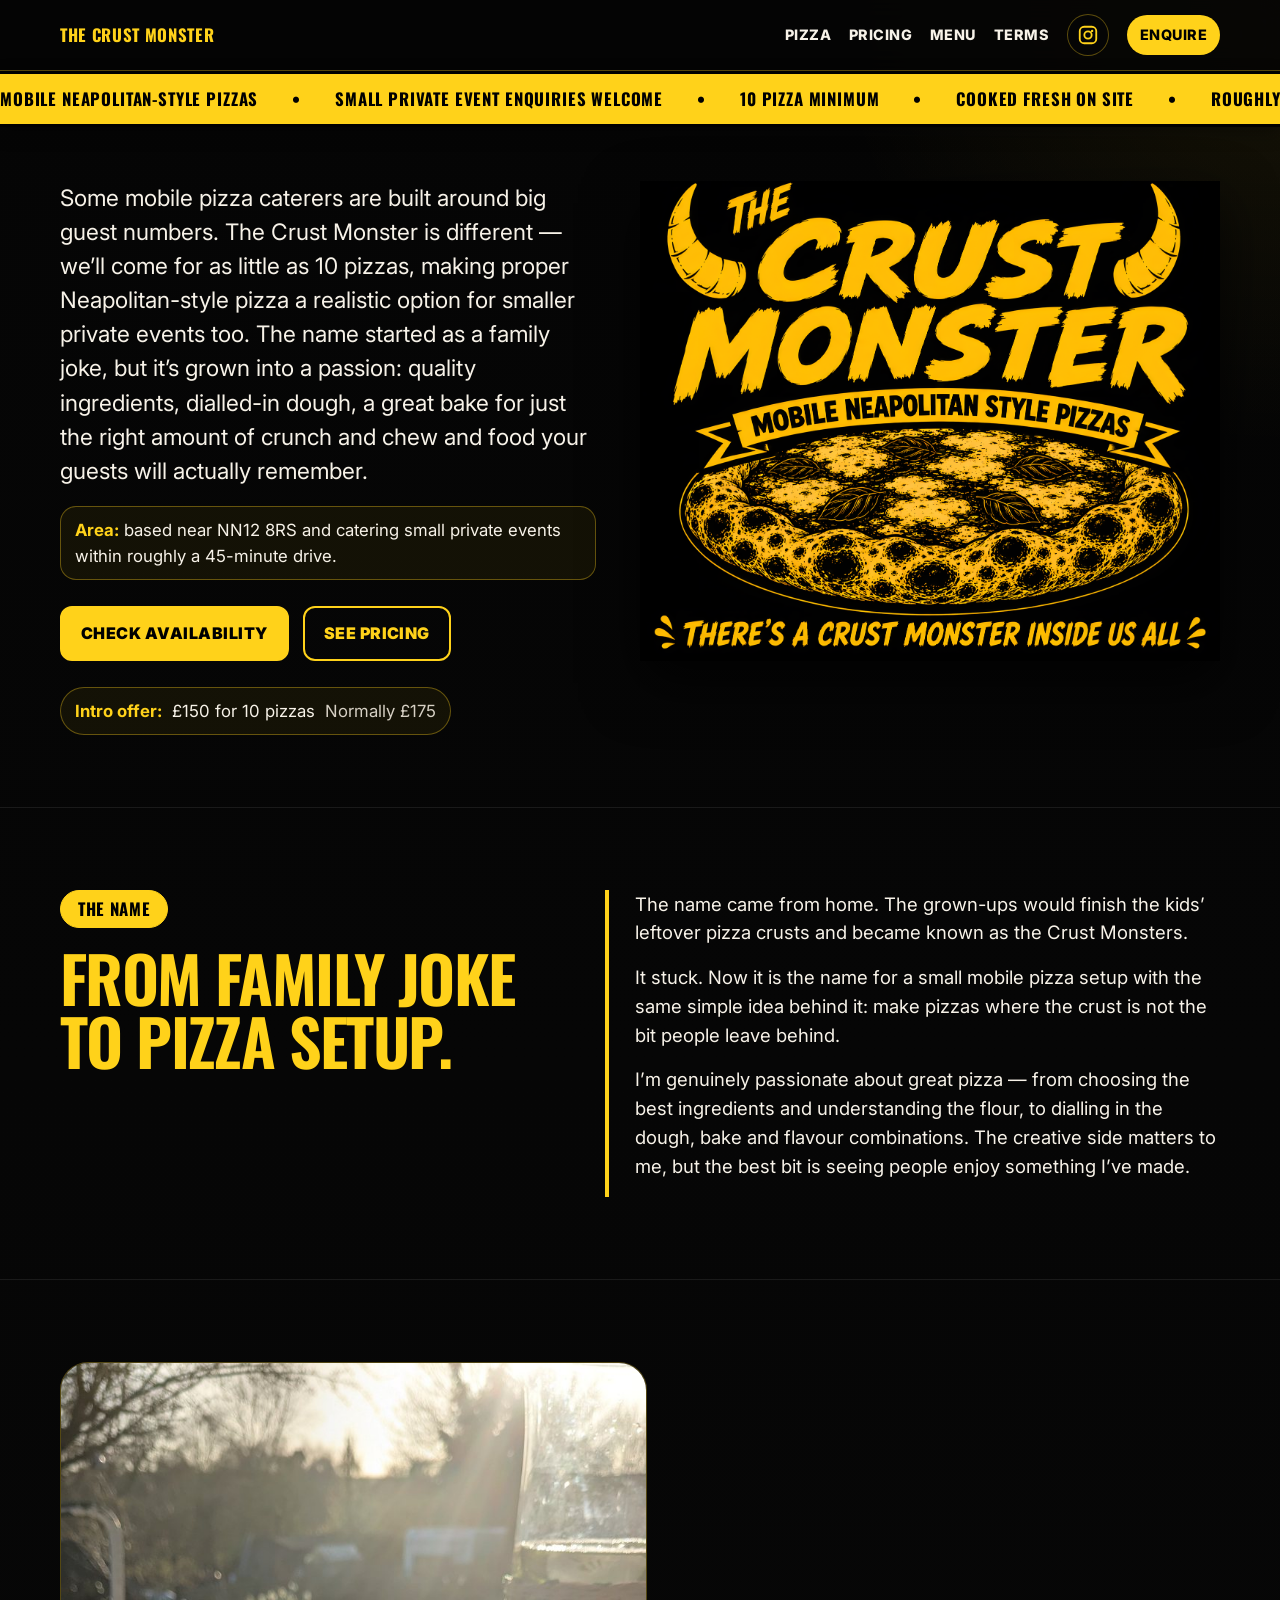
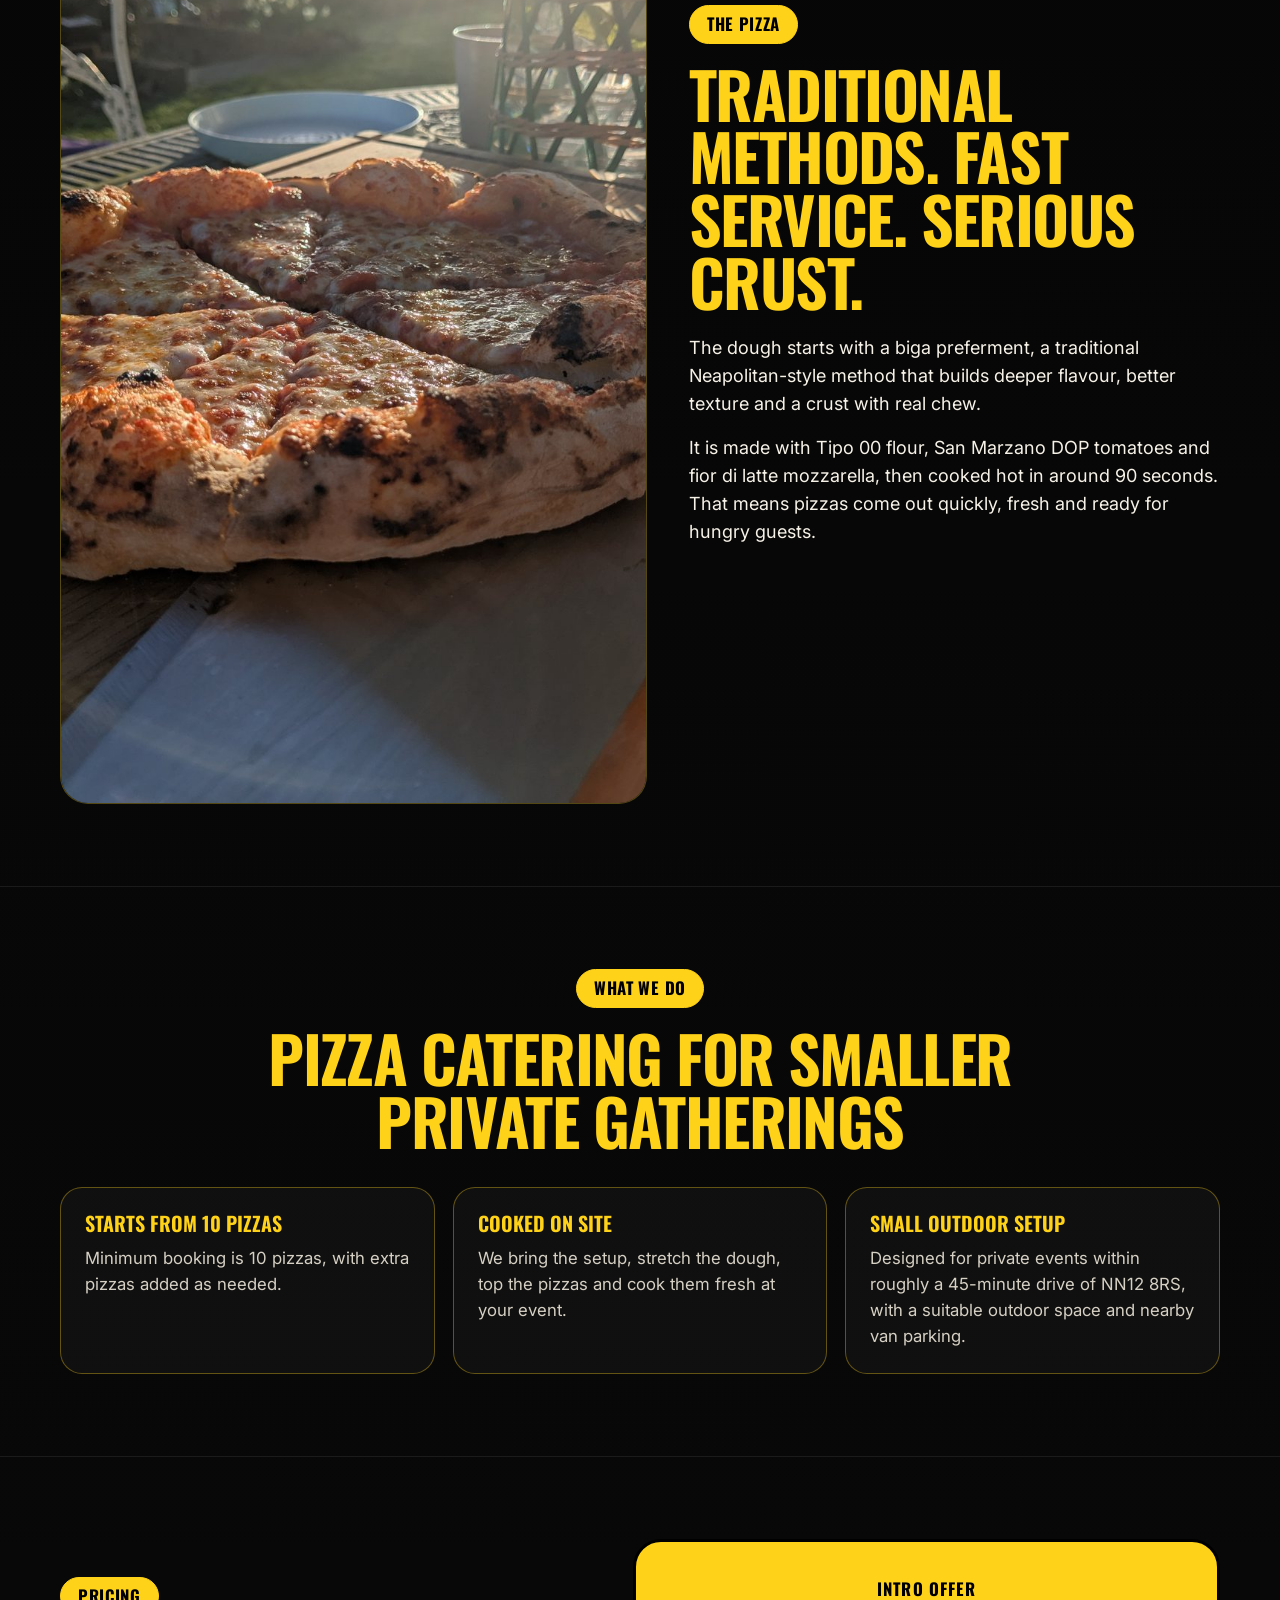
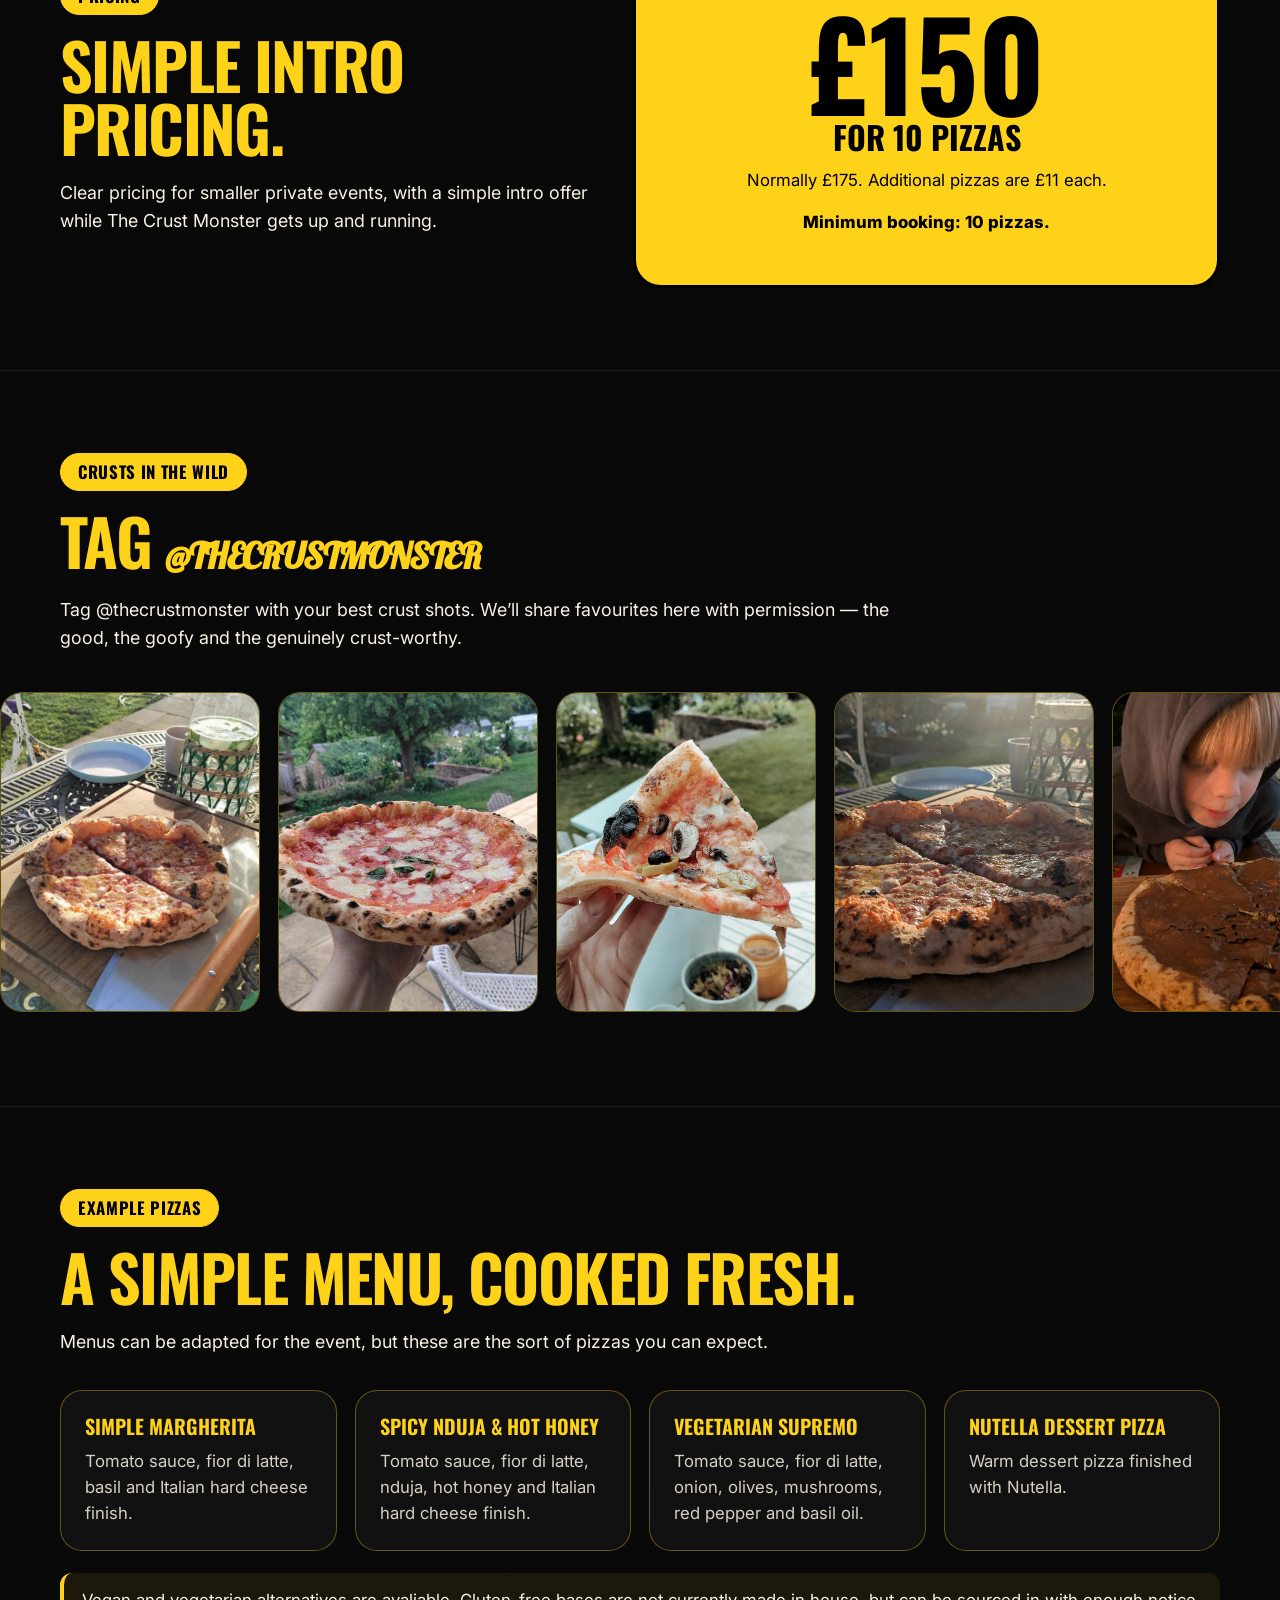
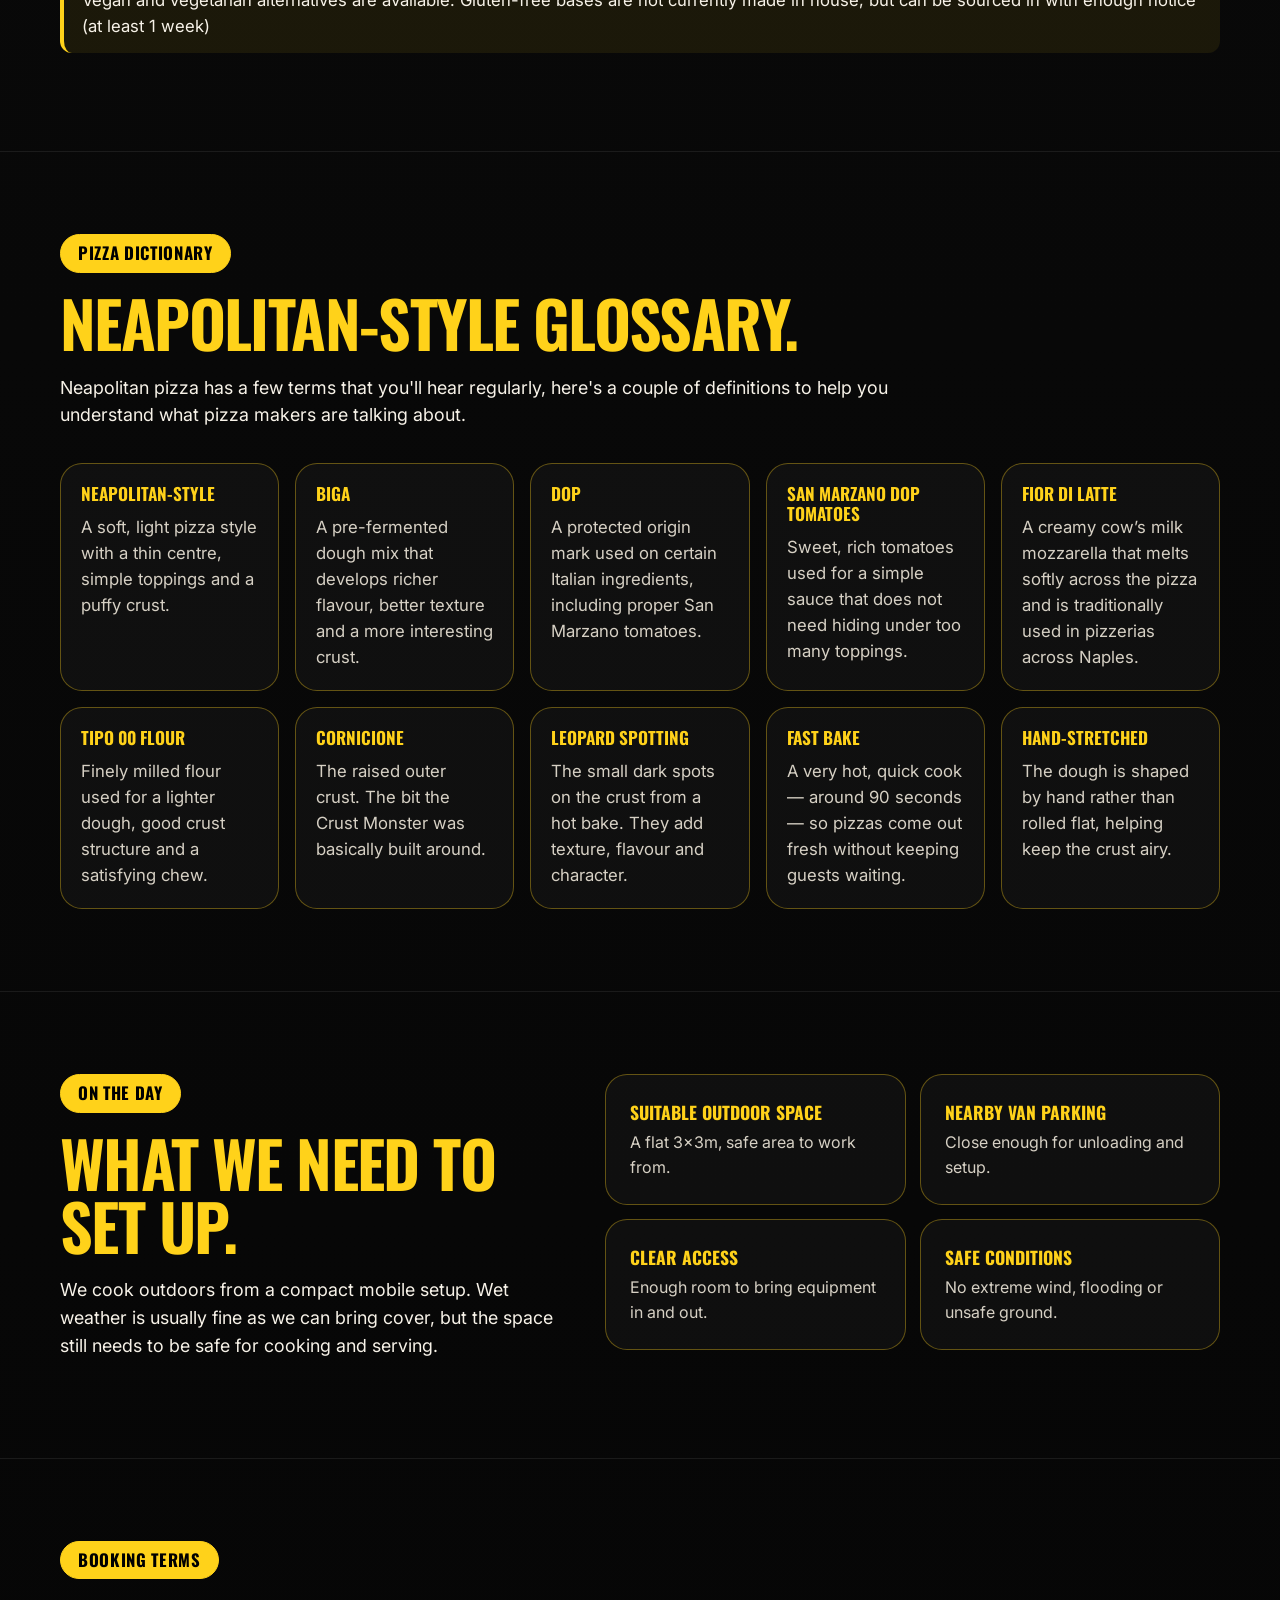
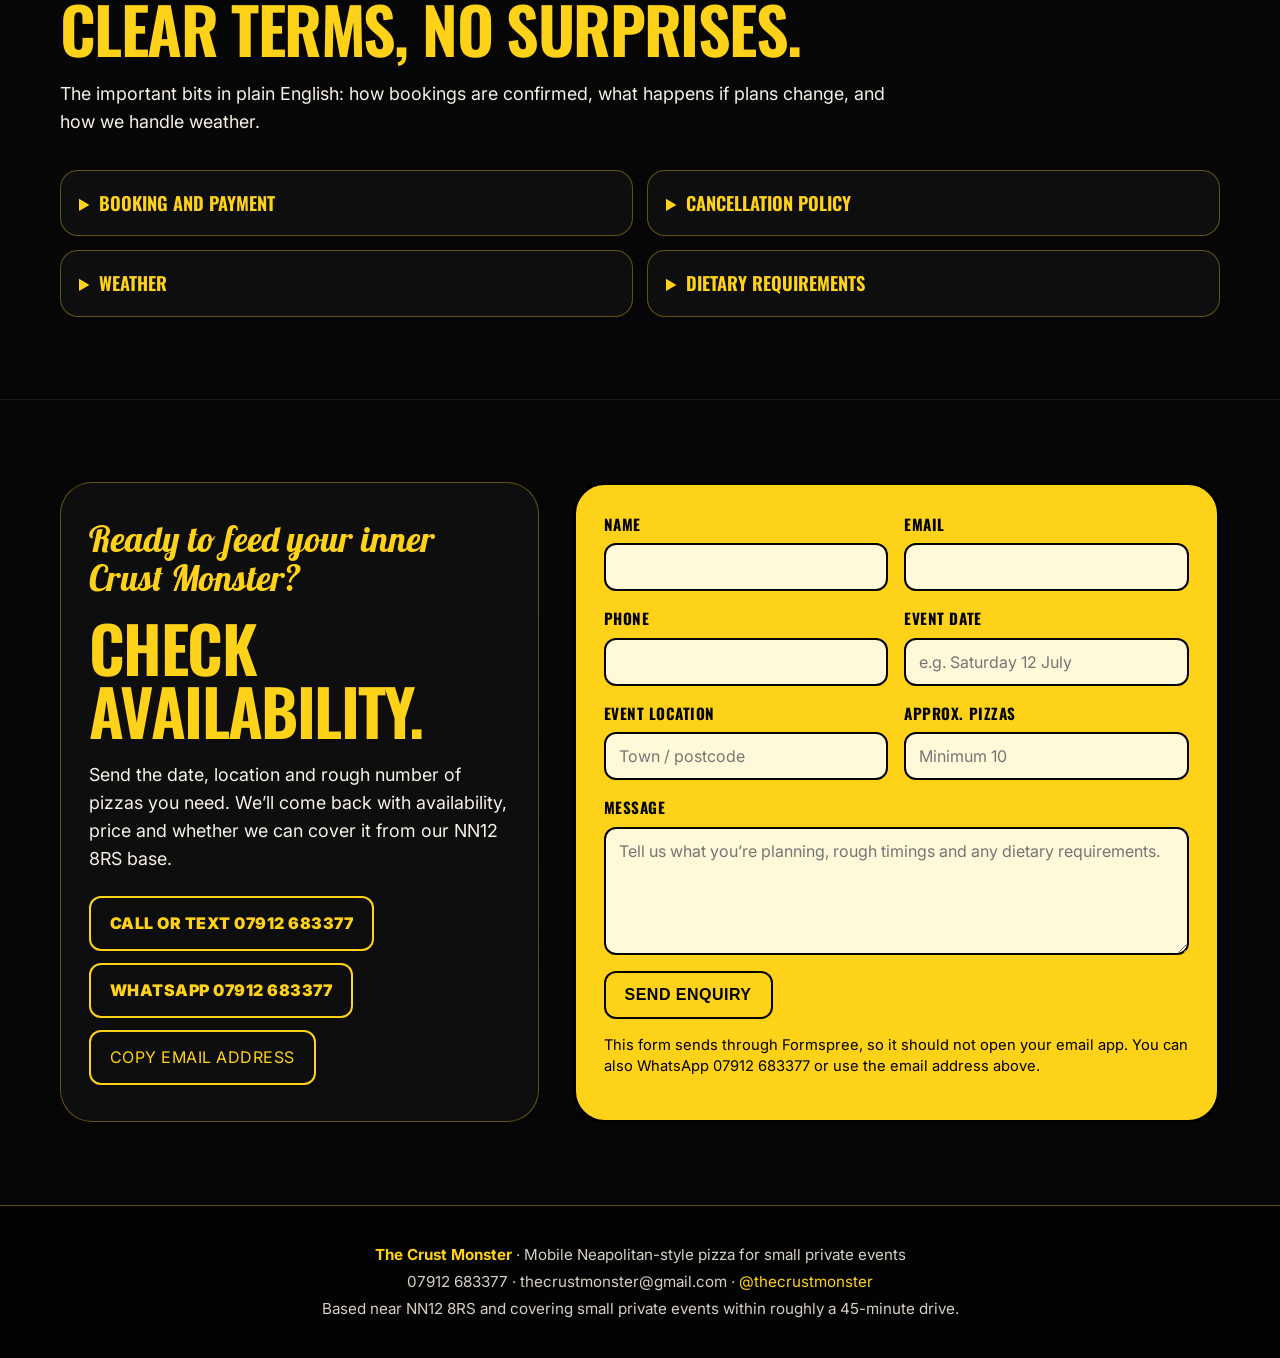
<file: index.html>
<!DOCTYPE html>

<html lang="en">
<head>
<!-- Google tag (gtag.js) -->
<script async src="https://www.googletagmanager.com/gtag/js?id=G-R62WVV5031"></script>
<script>
  window.dataLayer = window.dataLayer || [];
  function gtag(){dataLayer.push(arguments);}
  gtag('js', new Date());

  gtag('config', 'G-R62WVV5031');
</script>
<meta charset="utf-8"/>
<meta content="width=device-width, initial-scale=1" name="viewport"/>
<title>The Crust Monster | Mobile Neapolitan-Style Pizza Catering Near NN12</title>
<meta content="Mobile Neapolitan-style pizza catering for small private events within roughly a 45-minute drive of NN12 8RS. £150 intro offer for 10 pizzas, cooked fresh on site." name="description"/>
<link href="https://www.thecrustmonster.co.uk/" rel="canonical"/>
<meta content="The Crust Monster | Mobile Neapolitan-Style Pizza Catering Near NN12" property="og:title"/>
<meta content="Freshly cooked Neapolitan-style pizzas for small private events near NN12 8RS. Intro offer: £150 for 10 pizzas." property="og:description"/>
<meta content="website" property="og:type"/>
<meta content="https://www.thecrustmonster.co.uk/assets/logo/crust-monster-logo.png" property="og:image"/>
<link href="https://fonts.googleapis.com" rel="preconnect"/>
<link crossorigin="" href="https://fonts.gstatic.com" rel="preconnect"/>
<link href="https://fonts.googleapis.com/css2?family=Inter:wght@400;500;700;800&amp;family=Lobster&amp;family=Oswald:wght@500;600;700&amp;display=swap" rel="stylesheet"/>
<link href="styles.css" rel="stylesheet"/>
<meta content="index, follow, max-image-preview:large" name="robots"/><meta content="#ffd21a" name="theme-color"/><meta content="https://www.thecrustmonster.co.uk/" property="og:url"/><meta content="The Crust Monster mobile Neapolitan-style pizza catering logo" property="og:image:alt"/><meta content="summary_large_image" name="twitter:card"/><meta content="The Crust Monster | Mobile Neapolitan-Style Pizza Catering" name="twitter:title"/><meta content="Small private event pizza catering near NN12 8RS. £150 intro offer for 10 pizzas." name="twitter:description"/><meta content="https://www.thecrustmonster.co.uk/assets/logo/crust-monster-logo.png" name="twitter:image"/><script type="application/ld+json">{
  "@context": "https://schema.org",
  "@graph": [
    {
      "@type": "WebSite",
      "@id": "https://www.thecrustmonster.co.uk/#website",
      "url": "https://www.thecrustmonster.co.uk/",
      "name": "The Crust Monster",
      "description": "Mobile Neapolitan-style pizza catering for small private events near NN12 8RS.",
      "inLanguage": "en-GB"
    },
    {
      "@type": [
        "FoodEstablishment",
        "LocalBusiness"
      ],
      "@id": "https://www.thecrustmonster.co.uk/#business",
      "name": "The Crust Monster",
      "url": "https://www.thecrustmonster.co.uk/",
      "image": "https://www.thecrustmonster.co.uk/assets/logo/crust-monster-logo.png",
      "logo": "https://www.thecrustmonster.co.uk/assets/logo/crust-monster-logo.png",
      "description": "Mobile Neapolitan-style pizza catering for small private events, cooked fresh on site within roughly a 45-minute drive of NN12 8RS.",
      "telephone": "+447912683377",
      "email": "thecrustmonster@gmail.com",
      "sameAs": [
        "https://www.instagram.com/thecrustmonster/"
      ],
      "priceRange": "£150 intro offer for 10 pizzas; normally £175; additional pizzas £11 each",
      "servesCuisine": [
        "Neapolitan-style pizza",
        "Pizza"
      ],
      "areaServed": [
        {
          "@type": "Place",
          "name": "NN12 8RS and surrounding areas within roughly a 45-minute drive"
        }
      ],
      "makesOffer": [
        {
          "@type": "Offer",
          "name": "Intro offer: 10 pizzas",
          "price": "150",
          "priceCurrency": "GBP",
          "description": "Intro offer for 10 freshly cooked Neapolitan-style pizzas for small private events."
        },
        {
          "@type": "Offer",
          "name": "Additional pizza",
          "price": "11",
          "priceCurrency": "GBP",
          "description": "Additional pizzas after the 10 pizza minimum."
        }
      ],
      "contactPoint": {
        "@type": "ContactPoint",
        "telephone": "+447912683377",
        "contactType": "booking enquiries",
        "email": "thecrustmonster@gmail.com",
        "areaServed": "GB",
        "availableLanguage": "en-GB"
      }
    },
    {
      "@type": "FAQPage",
      "@id": "https://www.thecrustmonster.co.uk/#faq",
      "mainEntity": [
        {
          "@type": "Question",
          "name": "What is the minimum booking?",
          "acceptedAnswer": {
            "@type": "Answer",
            "text": "The minimum booking is 10 pizzas."
          }
        },
        {
          "@type": "Question",
          "name": "Where does The Crust Monster cater?",
          "acceptedAnswer": {
            "@type": "Answer",
            "text": "The Crust Monster is based near NN12 8RS and caters small private events within roughly a 45-minute drive."
          }
        },
        {
          "@type": "Question",
          "name": "What is the intro offer?",
          "acceptedAnswer": {
            "@type": "Answer",
            "text": "The intro offer is £150 for 10 pizzas. The usual price is £175 for 10 pizzas, with additional pizzas at £11 each."
          }
        },
        {
          "@type": "Question",
          "name": "Do you cater in wet weather?",
          "acceptedAnswer": {
            "@type": "Answer",
            "text": "Wet weather is not normally a problem. Cover can be brought, provided there is a safe outdoor space to set up and cook."
          }
        }
      ]
    }
  ]
}</script></head>
<body>
<a class="skip-link" href="#main">Skip to content</a>
<header class="site-header">
<div class="wrap nav">
<a aria-label="The Crust Monster homepage" class="brand" href="#top">The Crust Monster</a>
<nav aria-label="Main navigation">
<a href="#pizza">Pizza</a>
<a href="#pricing">Pricing</a>
<a href="#menu">Menu</a>
<a href="#terms">Terms</a>
<a class="nav-icon instagram-nav" href="https://www.instagram.com/thecrustmonster/" aria-label="Instagram @thecrustmonster" title="Instagram @thecrustmonster" target="_blank" rel="noopener">
<svg viewBox="0 0 24 24" aria-hidden="true" focusable="false"><path d="M7.75 2h8.5A5.76 5.76 0 0 1 22 7.75v8.5A5.76 5.76 0 0 1 16.25 22h-8.5A5.76 5.76 0 0 1 2 16.25v-8.5A5.76 5.76 0 0 1 7.75 2Zm0 2A3.75 3.75 0 0 0 4 7.75v8.5A3.75 3.75 0 0 0 7.75 20h8.5A3.75 3.75 0 0 0 20 16.25v-8.5A3.75 3.75 0 0 0 16.25 4h-8.5Zm8.75 2.2a1.3 1.3 0 1 1 0 2.6 1.3 1.3 0 0 1 0-2.6ZM12 7a5 5 0 1 1 0 10 5 5 0 0 1 0-10Zm0 2a3 3 0 1 0 0 6 3 3 0 0 0 0-6Z"/></svg>
</a>
<a class="nav-cta" href="#enquiry">Enquire</a>
</nav>
</div>
</header><section aria-label="Service highlights" class="ticker">
<div class="ticker-track">
<span>Mobile Neapolitan-style pizzas</span>
<span>Small private event enquiries welcome</span>
<span>10 pizza minimum</span>
<span>Cooked fresh on site</span>
<span>Roughly 45-minute service area from Towcester, Northants</span>
<span>Tag @thecrustmonster</span>
<span>There’s a Crust Monster inside us all</span>
<span>Mobile Neapolitan-style pizzas</span>
<span>Small private event enquiries welcome</span>
<span>10 pizza minimum</span>
<span>Cooked fresh on site</span>
<span>Roughly 45-minute service area from Towcester, Northants</span>
<span>Tag @thecrustmonster</span>
<span>There’s a Crust Monster inside us all</span>
</div>
</section>
<main id="main">
<section class="hero" id="top">
<div class="wrap hero-grid">
<div class="hero-copy">

<h1 class="visually-hidden">The Crust Monster mobile Neapolitan-style pizza catering for small private events</h1>
<p class="hero-lead">Some mobile pizza caterers are built around big guest numbers. The Crust Monster is different — we’ll come for as little as 10 pizzas, making proper Neapolitan-style pizza a realistic option for smaller private events too. The name started as a family joke, but it’s grown into a passion: quality ingredients, dialled-in dough, a great bake for just the right amount of crunch and chew and food your guests will actually remember.</p>
<p class="area-flag"><strong>Area:</strong> based near NN12 8RS and catering small private events within roughly a 45-minute drive.</p>
<div class="hero-actions">
<a class="button" href="#enquiry">Check availability</a>
<a class="button secondary" href="#pricing">See pricing</a>
</div>
<p class="price-flag"><strong>Intro offer:</strong> £150 for 10 pizzas <span>Normally £175</span></p>
</div>
<div aria-label="The Crust Monster logo" class="hero-logo-card">
<img alt="The Crust Monster mobile Neapolitan-style pizza catering logo" decoding="async" fetchpriority="high" loading="eager" src="assets/logo/crust-monster-logo.png"/>
</div>
</div>
</section>

<section class="section story-first">
<div class="wrap two-col">
<div>
<p class="eyebrow">The name</p>
<h2>From family joke to pizza setup.</h2>
</div>
<div class="copy-block">
<p>
            The name came from home. The grown-ups would finish the kids’ leftover pizza crusts and became known as the Crust Monsters.
          </p>
<p>
            It stuck. Now it is the name for a small mobile pizza setup with the same simple idea behind it: make pizzas where the crust is not the bit people leave behind.
          </p>
<p>
            I’m genuinely passionate about great pizza — from choosing the best ingredients and understanding the flour, to dialling in the dough, bake and flavour combinations. The creative side matters to me, but the best bit is seeing people enjoy something I’ve made.
          </p>
</div>
</div>
</section>
<section class="section food-proof" id="pizza">
<div class="wrap food-grid">
<div class="photo-frame main-photo">
<img alt="Neapolitan-style pizza with puffy cornicione and melted mozzarella" decoding="async" height="1400" loading="lazy" src="assets/images/pizza-crust.jpg" width="787"/>
</div>
<div class="food-copy">
<p class="eyebrow">The pizza</p>
<h2>Traditional methods. Fast service. Serious crust.</h2>
<p>
            The dough starts with a biga preferment, a traditional Neapolitan-style method that builds deeper flavour, better texture and a crust with real chew.
          </p>
<p>
            It is made with Tipo 00 flour, San Marzano DOP tomatoes and fior di latte mozzarella, then cooked hot in around 90 seconds. That means pizzas come out quickly, fresh and ready for hungry guests.
          </p>
</div>
</div>
</section>
<section class="section offer">
<div class="wrap">
<p class="eyebrow centre">What we do</p>
<h2 class="centre-heading">Pizza catering for smaller private gatherings</h2>
<div class="offer-grid">
<article>
<h3>Starts from 10 pizzas</h3>
<p>Minimum booking is 10 pizzas, with extra pizzas added as needed.</p>
</article>
<article>
<h3>Cooked on site</h3>
<p>We bring the setup, stretch the dough, top the pizzas and cook them fresh at your event.</p>
</article>
<article>
<h3>Small outdoor setup</h3>
<p>Designed for private events within roughly a 45-minute drive of NN12 8RS, with a suitable outdoor space and nearby van parking.</p>
</article>
</div>
</div>
</section>
<section class="section pricing" id="pricing">
<div class="wrap price-grid">
<div>
<p class="eyebrow">Pricing</p>
<h2>Simple intro pricing.</h2>
<p class="section-intro">
            Clear pricing for smaller private events, with a simple intro offer while The Crust Monster gets up and running.
          </p>
</div>
<div class="price-card">
<p class="price-label">Intro offer</p>
<p class="price-main">£150</p>
<p class="price-sub">for 10 pizzas</p>
<p>Normally £175. Additional pizzas are £11 each.</p>
<p class="small-print">Minimum booking: 10 pizzas.</p>
</div>
</div>
</section>
<section class="section gallery-section">
<div class="wrap">
<div class="section-head">
<p class="eyebrow">Crusts in the wild</p>
<h2>Tag <span class="script-inline">@thecrustmonster</span></h2>
<p>
            Tag @thecrustmonster with your best crust shots. We’ll share favourites here with permission — the good, the goofy and the genuinely crust-worthy.
          </p>
</div>
</div>
<div aria-label="Scrolling pizza image gallery" class="image-ticker">
<div class="image-track">
<a href="https://www.instagram.com/thecrustmonster/" target="_blank" rel="noopener" aria-label="View The Crust Monster on Instagram"><img alt="Neapolitan-style pizza with puffy cornicione and melted mozzarella" decoding="async" height="1400" loading="lazy" src="assets/images/pizza-square.webp" width="1400"/></a>
<a href="https://www.instagram.com/thecrustmonster/" target="_blank" rel="noopener" aria-label="View The Crust Monster on Instagram"><img alt="Whole Neapolitan-style pizza with puffy leopard-spotted crust" decoding="async" height="1400" loading="lazy" src="assets/images/pizza-wide.jpg" width="787"/></a>
<a href="https://www.instagram.com/thecrustmonster/" target="_blank" rel="noopener" aria-label="View The Crust Monster on Instagram"><img alt="Slice of Neapolitan-style pizza showing soft crust and melted cheese" decoding="async" height="1400" loading="lazy" src="assets/images/pizza-slice.jpg" width="629"/></a>
<a href="https://www.instagram.com/thecrustmonster/" target="_blank" rel="noopener" aria-label="View The Crust Monster on Instagram"><img alt="Close-up of Neapolitan-style pizza crust with leopard spotting" decoding="async" height="1400" loading="lazy" src="assets/images/pizza-crust.jpg" width="787"/></a>
<a href="https://www.instagram.com/thecrustmonster/" target="_blank" rel="noopener" aria-label="View The Crust Monster on Instagram"><img alt="Nutella dessert pizza with puffy crust" decoding="async" height="1400" loading="lazy" src="assets/images/nutella.jpg" width="787"/></a>
<a href="https://www.instagram.com/thecrustmonster/" target="_blank" rel="noopener" aria-label="View The Crust Monster on Instagram"><img alt="Pizza topped with burrata and rocket" decoding="async" height="803" loading="lazy" src="assets/images/pizza-contact.jpg" width="888"/></a>
<a href="https://www.instagram.com/thecrustmonster/" target="_blank" rel="noopener" aria-label="View The Crust Monster on Instagram"><img alt="" decoding="async" height="1400" loading="lazy" src="assets/images/pizza-square.webp" width="1400"/></a>
<a href="https://www.instagram.com/thecrustmonster/" target="_blank" rel="noopener" aria-label="View The Crust Monster on Instagram"><img alt="" decoding="async" height="1400" loading="lazy" src="assets/images/pizza-wide.jpg" width="787"/></a>
<a href="https://www.instagram.com/thecrustmonster/" target="_blank" rel="noopener" aria-label="View The Crust Monster on Instagram"><img alt="" decoding="async" height="1400" loading="lazy" src="assets/images/pizza-slice.jpg" width="629"/></a>
<a href="https://www.instagram.com/thecrustmonster/" target="_blank" rel="noopener" aria-label="View The Crust Monster on Instagram"><img alt="" decoding="async" height="1400" loading="lazy" src="assets/images/pizza-crust.jpg" width="787"/></a>
<a href="https://www.instagram.com/thecrustmonster/" target="_blank" rel="noopener" aria-label="View The Crust Monster on Instagram"><img alt="" decoding="async" height="1400" loading="lazy" src="assets/images/nutella.jpg" width="787"/></a>
<a href="https://www.instagram.com/thecrustmonster/" target="_blank" rel="noopener" aria-label="View The Crust Monster on Instagram"><img alt="" decoding="async" height="803" loading="lazy" src="assets/images/pizza-contact.jpg" width="888"/></a>
</div>
</div>
</section>
<section class="section menu" id="menu">
<div class="wrap">
<div class="section-head">
<p class="eyebrow">Example pizzas</p>
<h2>A simple menu, cooked fresh.</h2>
<p>Menus can be adapted for the event, but these are the sort of pizzas you can expect.</p>
</div>
<div class="menu-grid">
<article>
<h3>Simple Margherita</h3>
<p>Tomato sauce, fior di latte, basil and Italian hard cheese finish.</p>
</article>
<article>
<h3>Spicy Nduja &amp; Hot Honey</h3>
<p>Tomato sauce, fior di latte, nduja, hot honey and Italian hard cheese finish.</p>
</article>
<article>
<h3>Vegetarian Supremo</h3>
<p>Tomato sauce, fior di latte, onion, olives, mushrooms, red pepper and basil oil.</p>
</article>
<article>
<h3>Nutella Dessert Pizza</h3>
<p>Warm dessert pizza finished with Nutella.</p>
</article>
</div>
<p class="note">Vegan and vegetarian alternatives are avaliable. Gluten-free bases are not currently made in house, but can be sourced in with enough notice (at least 1 week)</p>
</div>
</section>
<section class="section glossary">
<div class="wrap">
<div class="section-head">
<p class="eyebrow">Pizza dictionary</p>
<h2>Neapolitan-style glossary.</h2>
<p>Neapolitan pizza has a few terms that you'll hear regularly, here's a couple of definitions to help you understand what pizza makers are talking about.</p>
</div>
<div class="glossary-grid">
<article><h3>Neapolitan-style</h3><p>A soft, light pizza style with a thin centre, simple toppings and a puffy crust.</p></article>
<article><h3>Biga</h3><p>A pre-fermented dough mix that develops richer flavour, better texture and a more interesting crust.</p></article>
<article><h3>DOP</h3><p>A protected origin mark used on certain Italian ingredients, including proper San Marzano tomatoes.</p></article>
<article><h3>San Marzano DOP tomatoes</h3><p>Sweet, rich tomatoes used for a simple sauce that does not need hiding under too many toppings.</p></article>
<article><h3>Fior di latte</h3><p>A creamy cow’s milk mozzarella that melts softly across the pizza and is traditionally used in pizzerias across Naples.</p></article>
<article><h3>Tipo 00 flour</h3><p>Finely milled flour used for a lighter dough, good crust structure and a satisfying chew.</p></article>
<article><h3>Cornicione</h3><p>The raised outer crust. The bit the Crust Monster was basically built around.</p></article>
<article><h3>Leopard spotting</h3><p>The small dark spots on the crust from a hot bake. They add texture, flavour and character.</p></article>
<article><h3>Fast bake</h3><p>A very hot, quick cook — around 90 seconds — so pizzas come out fresh without keeping guests waiting.</p></article>
<article><h3>Hand-stretched</h3><p>The dough is shaped by hand rather than rolled flat, helping keep the crust airy.</p></article>
</div>
</div>
</section>
<section class="section setup">
<div class="wrap two-col">
<div>
<p class="eyebrow">On the day</p>
<h2>What we need to set up.</h2>
<p class="section-intro">
            We cook outdoors from a compact mobile setup. Wet weather is usually fine as we can bring cover, but the space still needs to be safe for cooking and serving.
          </p>
</div>
<div class="setup-list">
<div><strong>Suitable outdoor space</strong><span>A flat 3x3m, safe area to work from.</span></div>
<div><strong>Nearby van parking</strong><span>Close enough for unloading and setup.</span></div>
<div><strong>Clear access</strong><span>Enough room to bring equipment in and out.</span></div>
<div><strong>Safe conditions</strong><span>No extreme wind, flooding or unsafe ground.</span></div>
</div>
</div>
</section>
<section class="section terms" id="terms">
<div class="wrap">
<div class="section-head">
<p class="eyebrow">Booking terms</p>
<h2>Clear terms, no surprises.</h2>
<p>The important bits in plain English: how bookings are confirmed, what happens if plans change, and how we handle weather.</p>
</div>
<div class="terms-grid">
<details>
<summary>Booking and payment</summary>
<p>A 50% deposit is due 6 weeks before the event to confirm the booking. The remaining balance is due 1 week before the event.</p>
<p>For bookings made within 6 weeks of the event, the 50% deposit is due when the booking is confirmed. For bookings made within 1 week of the event, full payment is due when the booking is confirmed.</p>
</details>
<details>
<summary>Cancellation policy</summary>
<p>More than 6 weeks before the event: no cancellation charge.</p>
<p>6 weeks to 2 weeks before the event: the 50% deposit is retained.</p>
<p>Less than 2 weeks before the event: 75% of the total booking value is retained/payable.</p>
<p>Less than 7 days before the event: the full booking balance is retained/payable.</p>
<p>Where possible, we’ll try to move your booking to another suitable date instead of treating it as a cancellation, subject to availability.</p>
</details>
<details>
<summary>Weather</summary>
<p>Wet weather is not normally a problem. We can bring cover and operate in most conditions, provided there is a safe outdoor space to set up and cook.</p>
<p>We may need to pause, move or cancel service if conditions become unsafe, such as extreme wind, severe weather warnings, flooding, unsafe ground conditions, or anything that makes cooking or serving unsafe.</p>
</details>
<details>
<summary>Dietary requirements</summary>
<p>Vegan options are possible. Gluten-free bases are not currently made in hose, but can be sorced if required.</p>
</details>
</div>
</div>
</section>
<section class="section enquiry" id="enquiry">
<div class="wrap enquiry-grid">
<div class="enquiry-copy">
<p class="script-tag">Ready to feed your inner Crust Monster?</p>
<h2>Check availability.</h2>
<p>
            Send the date, location and rough number of pizzas you need. We’ll come back with availability, price and whether we can cover it from our NN12 8RS base.
          </p>
<div class="direct-contact">
<a class="button secondary" href="tel:+447912683377">Call or text 07912 683377</a>
<a class="button secondary whatsapp-button" href="https://wa.me/447912683377" target="_blank" rel="noopener">WhatsApp 07912 683377</a>
<button class="button secondary email-button" type="button" data-copy-email="thecrustmonster@gmail.com">Copy email address</button>
</div>
</div>
<form class="contact-form" id="contactForm" action="https://formspree.io/f/xeedqpqy" method="POST">
<input type="hidden" name="_subject" value="The Crust Monster booking enquiry">
<label>Name<input autocomplete="name" name="name" required="" type="text"/></label>
<label>Email<input autocomplete="email" name="email" required="" type="email"/></label>
<label>Phone<input autocomplete="tel" name="phone" type="tel"/></label>
<label>Event date<input name="event_date" placeholder="e.g. Saturday 12 July" type="text"/></label>
<label>Event location<input name="location" placeholder="Town / postcode" type="text"/></label>
<label>Approx. pizzas<input min="10" name="pizzas" placeholder="Minimum 10" type="number"/></label>
<label class="full">Message<textarea name="message" placeholder="Tell us what you’re planning, rough timings and any dietary requirements." rows="5"></textarea></label>
<button class="button" type="submit">Send enquiry</button>
<p class="form-note">This form sends through Formspree, so it should not open your email app. You can also WhatsApp 07912 683377 or use the email address above.</p>
<p class="form-status" id="formStatus" role="status" aria-live="polite"></p>
</form>
</div>
</section>
</main>
<footer class="footer">
<div class="wrap">
<p><strong>The Crust Monster</strong> · Mobile Neapolitan-style pizza for small private events</p>
<p>07912 683377 · <span>thecrustmonster@gmail.com</span> · <a href="https://www.instagram.com/thecrustmonster/">@thecrustmonster</a></p>
<p>Based near NN12 8RS and covering small private events within roughly a 45-minute drive.</p>
</div>
</footer>
<script src="script.js"></script>
</body>
</html>
</file>
<file: styles.css>
:root{
  --black:#050505;
  --soft-black:#0b0b0b;
  --panel:#101010;
  --yellow:#ffd21a;
  --yellow-soft:#ffe067;
  --white:#f7f2e8;
  --muted:#d6d0c4;
  --line:rgba(255,210,26,.35);
  --font-body:"Inter", Arial, sans-serif;
  --font-heading:"Oswald", Arial, sans-serif;
  --font-accent:"Lobster", cursive;
}
*{box-sizing:border-box}
html{scroll-behavior:smooth}
body{
  margin:0;
  background:
    radial-gradient(circle at top right, rgba(255,210,26,.08), transparent 28rem),
    linear-gradient(180deg,#050505 0%,#090909 55%,#050505 100%);
  color:var(--white);
  font-family:var(--font-body);
  line-height:1.55;
  overflow-x:hidden;
}
img{max-width:100%;display:block}
a{color:inherit}
.skip-link{position:absolute;left:-999px;top:auto}
.skip-link:focus{left:1rem;top:1rem;background:var(--yellow);color:#000;padding:.75rem;z-index:999}
.wrap{width:min(1160px, calc(100% - 32px));margin:0 auto}
.site-header{position:sticky;top:0;z-index:50;background:rgba(5,5,5,.86);backdrop-filter:blur(14px);border-bottom:1px solid var(--line)}
.nav{min-height:70px;display:flex;align-items:center;justify-content:space-between;gap:22px}
.brand{font-family:var(--font-heading);font-weight:700;text-transform:uppercase;letter-spacing:.04em;color:var(--yellow);text-decoration:none;font-size:1.05rem}
nav{display:flex;align-items:center;gap:18px}
nav a{font-size:.9rem;text-transform:uppercase;text-decoration:none;color:var(--white);font-weight:800;letter-spacing:.03em}
nav a:hover{color:var(--yellow)}
.nav-cta{background:var(--yellow);color:#000!important;padding:9px 13px;border-radius:999px}
.section{padding:82px 0;border-top:1px solid rgba(255,255,255,.08)}
.hero{padding:70px 0 72px}
.hero-grid{display:grid;grid-template-columns:.96fr 1.04fr;gap:44px;align-items:center}
.script-tag,.script-inline{
  font-family:var(--font-accent);
  color:var(--yellow);
  font-size:clamp(1.45rem,3vw,2.25rem);
  line-height:1.1;
  margin:0 0 18px;
}
h1,h2,h3,p{margin-top:0}
h1{
  font-family:var(--font-heading);
  font-size:clamp(2.55rem,6.2vw,5.7rem);
  line-height:.96;
  letter-spacing:-.035em;
  margin:0 0 22px;
  text-transform:uppercase;
  color:var(--yellow);
  font-weight:700;
}
h2{
  font-family:var(--font-heading);
  font-size:clamp(2.1rem,5vw,4.35rem);
  line-height:.98;
  letter-spacing:-.025em;
  margin:0 0 20px;
  text-transform:uppercase;
  color:var(--yellow);
  font-weight:650;
}
h3{
  font-family:var(--font-heading);
  color:var(--yellow);
  text-transform:uppercase;
  font-size:1.25rem;
  line-height:1.15;
  margin:0 0 10px;
  font-weight:650;
}
p{font-size:1.05rem;color:var(--muted);margin-bottom:1rem}
.hero-lead{font-size:clamp(1.08rem,2vw,1.28rem);max-width:700px;color:var(--white)}
.hero-actions,.enquiry-actions{display:flex;gap:14px;flex-wrap:wrap;margin:26px 0 18px}
.button{
  display:inline-flex;
  align-items:center;
  justify-content:center;
  padding:13px 19px;
  border-radius:12px;
  background:var(--yellow);
  color:#000;
  font-weight:900;
  text-transform:uppercase;
  text-decoration:none;
  letter-spacing:.03em;
  border:2px solid var(--yellow);
}
.button.secondary{background:transparent;color:var(--yellow)}
.enquiry-actions .button{min-width:190px}
.price-flag{display:inline-flex;gap:10px;flex-wrap:wrap;align-items:center;margin:8px 0 0;padding:10px 14px;border:1px solid var(--line);border-radius:999px;color:var(--white);background:rgba(255,210,26,.06)}
.price-flag strong{color:var(--yellow)}
.price-flag span{color:var(--muted)}
.area-flag{display:inline-block;margin:2px 0 0;padding:10px 14px;border:1px solid var(--line);border-radius:16px;background:rgba(255,210,26,.06);color:var(--white);max-width:680px}
.area-flag strong{color:var(--yellow)}
.hero-logo-card{display:flex;justify-content:center;align-items:center}
.hero-logo-card img{width:min(640px,100%);filter:drop-shadow(0 22px 28px rgba(0,0,0,.75))}
.ticker{overflow:hidden;background:var(--yellow);border-block:3px solid #000;color:#000}
.ticker-track{display:inline-flex;white-space:nowrap;gap:34px;padding:12px 0;font-family:var(--font-heading);font-weight:700;text-transform:uppercase;font-size:1.05rem;letter-spacing:.05em;animation:ticker 26s linear infinite}
.ticker-track span:after{content:"•";margin-left:34px}
@keyframes ticker{to{transform:translateX(-50%)}}
.two-col{display:grid;grid-template-columns:.9fr 1.1fr;gap:42px;align-items:start}
.eyebrow{
  display:inline-block;
  color:#000;
  background:var(--yellow);
  padding:7px 12px;
  border-radius:999px;
  font-family:var(--font-heading);
  text-transform:uppercase;
  font-weight:700;
  font-size:.9rem;
  letter-spacing:.05em;
  margin:0 0 16px;
}
.centre{text-align:center;margin-left:auto;margin-right:auto;display:block;width:max-content}
.centre-heading{text-align:center;max-width:900px;margin-inline:auto;margin-bottom:36px}
.copy-block{border-left:4px solid var(--yellow);padding-left:26px}
.copy-block p{font-size:1.16rem;color:var(--white)}
.food-grid{display:grid;grid-template-columns:1.05fr .95fr;gap:42px;align-items:center}
.photo-frame{border-radius:28px;overflow:hidden;background:#111;border:1px solid rgba(255,210,26,.28)}
.main-photo{min-height:520px}
.main-photo img{width:100%;height:100%;object-fit:cover;object-position:center center}
.food-copy p{font-size:1.13rem;color:var(--white)}
.offer-grid{display:grid;grid-template-columns:repeat(3,1fr);gap:18px}
.offer-grid article,.menu-grid article,.glossary-grid article,.setup-list div{
  background:rgba(255,255,255,.035);
  border:1px solid var(--line);
  border-radius:22px;
  padding:24px;
}
.offer-grid article p,.menu-grid article p,.glossary-grid article p{margin:0}
.price-grid{display:grid;grid-template-columns:.95fr 1.05fr;gap:42px;align-items:center}
.section-intro{font-size:1.12rem;color:var(--white);max-width:720px}
.price-card{background:var(--yellow);color:#000;border-radius:28px;padding:34px;text-align:center;border:3px solid #000}
.price-card p{color:#000}
.price-label{font-family:var(--font-heading);font-weight:700;text-transform:uppercase;letter-spacing:.06em;margin:0 0 8px!important}
.price-main{font-family:var(--font-heading);font-size:clamp(4rem,10vw,7.6rem)!important;line-height:.84;font-weight:700;margin:0!important}
.price-sub{font-family:var(--font-heading);font-size:2rem!important;line-height:1;text-transform:uppercase;font-weight:700;margin:8px 0 14px!important}
.small-print{font-weight:800}
.section-head{max-width:850px;margin-bottom:34px}
.section-head p:not(.eyebrow){font-size:1.12rem;color:var(--white)}
.image-ticker{overflow:hidden;padding:6px 0 12px}
.image-track{display:flex;gap:18px;width:max-content;animation:imageTicker 42s linear infinite}
.image-track img{width:260px;height:320px;object-fit:cover;border-radius:22px;border:1px solid var(--line);background:#111}
.image-track img:nth-child(1), .image-track img:nth-child(7){object-position:center}
.image-track img:nth-child(2), .image-track img:nth-child(8){object-position:center top}
.image-track img:nth-child(3), .image-track img:nth-child(9){object-position:center bottom}
@keyframes imageTicker{to{transform:translateX(calc(-50% - 9px))}}
.menu-grid{display:grid;grid-template-columns:repeat(4,1fr);gap:18px}
.note{padding:14px 18px;border-left:4px solid var(--yellow);background:rgba(255,210,26,.08);color:var(--white);border-radius:12px;margin-top:22px}
.glossary-grid{display:grid;grid-template-columns:repeat(4,1fr);gap:16px}
.glossary-grid article{padding:20px}
.glossary-grid h3{font-size:1.08rem}
.setup-list{display:grid;grid-template-columns:1fr 1fr;gap:14px}
.setup-list strong{display:block;color:var(--yellow);font-family:var(--font-heading);text-transform:uppercase;font-size:1.1rem;margin-bottom:4px}
.setup-list span{color:var(--muted)}
.terms-grid{display:grid;grid-template-columns:1fr 1fr;gap:14px}
details{background:rgba(255,255,255,.035);border:1px solid var(--line);border-radius:18px;padding:18px}
summary{cursor:pointer;color:var(--yellow);font-family:var(--font-heading);text-transform:uppercase;font-size:1.15rem;font-weight:650}
details p{font-size:.98rem;margin:12px 0 0}
.enquiry-box{max-width:900px;text-align:center;background:rgba(255,255,255,.035);border:1px solid var(--line);border-radius:32px;padding:48px 26px}
.enquiry-box p:not(.script-tag){font-size:1.14rem;color:var(--white);max-width:660px;margin-inline:auto}
.footer{padding:34px 0;text-align:center;border-top:1px solid var(--line);background:#030303}
.footer p{margin:.2rem 0;color:var(--muted);font-size:.95rem}
.footer strong{color:var(--yellow)}
@media(max-width:900px){
  nav{display:none}
  .hero-grid,.two-col,.food-grid,.price-grid{grid-template-columns:1fr}
  .hero{text-align:center;padding-top:40px}
  .hero-actions,.enquiry-actions{justify-content:center}
  .price-flag{justify-content:center}
  .copy-block{border-left:0;border-top:4px solid var(--yellow);padding-left:0;padding-top:22px}
  .offer-grid,.menu-grid{grid-template-columns:1fr}
  .glossary-grid{grid-template-columns:1fr 1fr}
  .terms-grid{grid-template-columns:1fr}
}
@media(max-width:560px){
  .wrap{width:min(100% - 22px,1160px)}
  .section{padding:58px 0}
  h1{font-size:2.65rem}
  h2{font-size:2.2rem}
  .main-photo{min-height:360px}
  .glossary-grid,.setup-list{grid-template-columns:1fr}
  .image-track img{width:220px;height:280px}
  .ticker-track{font-size:.9rem;gap:24px}
  .ticker-track span:after{margin-left:24px}
}

.image-track img:nth-child(6), .image-track img:nth-child(12){object-position:center center;}
.footer a{color:var(--yellow);text-decoration:none}

.hero-story{
  font-size:1.06rem;
  color:var(--muted);
  max-width:690px;
  margin-top:-.25rem;
}
.glossary-grid{
  grid-template-columns:repeat(auto-fit,minmax(210px,1fr));
}
.enquiry-grid{
  display:grid;
  grid-template-columns:.85fr 1.15fr;
  gap:34px;
  align-items:start;
}
.enquiry-copy{
  background:rgba(255,255,255,.035);
  border:1px solid var(--line);
  border-radius:32px;
  padding:36px 28px;
}
.enquiry-copy p:not(.script-tag){font-size:1.12rem;color:var(--white)}
.direct-contact{display:flex;gap:12px;flex-wrap:wrap;margin-top:24px}
.contact-form{
  background:var(--yellow);
  color:#000;
  border:3px solid #000;
  border-radius:32px;
  padding:28px;
  display:grid;
  grid-template-columns:1fr 1fr;
  gap:16px;
}
.contact-form label{
  display:grid;
  gap:7px;
  font-family:var(--font-heading);
  font-weight:700;
  text-transform:uppercase;
  letter-spacing:.035em;
  font-size:.95rem;
}
.contact-form input,
.contact-form textarea{
  width:100%;
  border:2px solid #000;
  border-radius:12px;
  background:#fff8d9;
  color:#000;
  padding:12px 13px;
  font:1rem var(--font-body);
  text-transform:none;
  letter-spacing:0;
}
.contact-form .full,
.contact-form button,
.contact-form .form-note{grid-column:1/-1}
.contact-form button{border-color:#000;cursor:pointer;font-size:1rem;width:fit-content}
.form-note{color:#000;font-size:.92rem;margin:0;line-height:1.4}
@media(max-width:900px){
  .enquiry-grid{grid-template-columns:1fr}
}
@media(max-width:620px){
  .contact-form{grid-template-columns:1fr;padding:22px;border-radius:24px}
}

/* Header/ticker/hero refinements */
.visually-hidden {
  position: absolute !important;
  width: 1px !important;
  height: 1px !important;
  padding: 0 !important;
  margin: -1px !important;
  overflow: hidden !important;
  clip: rect(0, 0, 0, 0) !important;
  white-space: nowrap !important;
  border: 0 !important;
}

.ticker {
  position: sticky;
  top: 70px;
  z-index: 90;
  box-shadow: 0 6px 16px rgba(0,0,0,.35);
}

.hero {
  padding-top: 54px;
}

.hero-logo-card img {
  display: block;
  width: auto;
  max-width: min(680px, 100%);
  height: auto;
  max-height: 72vh;
  object-fit: contain;
  aspect-ratio: auto;
}

.hero-copy {
  align-self: center;
}

.hero-lead {
  font-size: clamp(1.18rem, 2vw, 1.42rem);
  line-height: 1.5;
}

@media(max-width:900px){
  .ticker { top: 70px; }
  .hero-logo-card { order: -1; }
  .hero-logo-card img { max-width: min(560px, 96vw); max-height: none; }
}

/* Targeted updates: Instagram nav icon, form handling, hero alignment, header pills and pizza crop */
.nav-icon.instagram-nav{
  width:42px;
  height:42px;
  display:inline-flex;
  align-items:center;
  justify-content:center;
  border:1px solid var(--line);
  border-radius:999px;
  color:var(--yellow);
  background:rgba(255,210,26,.06);
  padding:0;
  flex:0 0 auto;
}
.nav-icon.instagram-nav svg{
  width:22px;
  height:22px;
  display:block;
  fill:currentColor;
}
.nav-icon.instagram-nav:hover{
  background:var(--yellow);
  color:#000;
}

/* Make section label pills match the black/yellow brand rather than the white/yellow filled look */
.eyebrow{
  background:#050505;
  color:var(--yellow);
  border:1px solid var(--line);
}

/* Align the hero logo with the top of the hero text and keep the logo proportional */
.hero-grid{
  align-items:start;
}
.hero-copy,
.hero-logo-card{
  align-self:start;
}
.hero-logo-card{
  align-items:flex-start;
  padding-top:0;
}
.hero-logo-card img{
  width:auto;
  height:auto;
  max-width:min(640px,100%);
  object-fit:contain;
  aspect-ratio:auto;
}

/* Crop the main pizza image lower so the blue plate at the top is not prominent */
.food-proof .main-photo img{
  object-position:center 78%;
}

.form-status{
  grid-column:1/-1;
  margin:0;
  font-weight:800;
  color:#000;
  text-transform:none;
  letter-spacing:0;
}
.form-status.success{color:#064b18;}
.form-status.error{color:#8a0000;}
.contact-form button:disabled{
  opacity:.7;
  cursor:wait;
}

@media(max-width:900px){
  .nav-icon.instagram-nav{display:inline-flex;}
  nav{display:flex; gap:10px; overflow-x:auto; padding-bottom:2px;}
  nav a:not(.nav-cta):not(.nav-icon){display:none;}
  .hero-logo-card{order:0;}
}


/* Final targeted fixes: keep Instagram icon visible, align logo, and use supplied cropped pizza image */
nav{flex-wrap:nowrap;}
.nav-icon.instagram-nav{
  width:42px;
  height:42px;
  min-width:42px;
  display:inline-flex;
  align-items:center;
  justify-content:center;
  border:1px solid var(--line);
  border-radius:999px;
  color:var(--yellow);
  background:#050505;
  padding:0;
  flex:0 0 42px;
}
.nav-icon.instagram-nav svg{
  width:22px;
  height:22px;
  display:block;
  fill:currentColor;
}
.nav-icon.instagram-nav:hover{
  background:var(--yellow);
  color:#000;
}
.hero-grid{align-items:start;}
.hero-copy,.hero-logo-card{align-self:start;}
.hero-logo-card{align-items:flex-start;padding-top:0;}
.hero-logo-card img{width:auto;height:auto;max-width:min(640px,100%);object-fit:contain;aspect-ratio:auto;}
.food-proof .main-photo img{object-position:center center;}
@media(max-width:900px){
  nav{display:flex;gap:10px;overflow-x:auto;padding-bottom:2px;}
  nav a:not(.nav-cta):not(.nav-icon){display:none;}
  .nav-icon.instagram-nav{display:inline-flex;}
  .hero-logo-card{order:0;}
}

/* Mobile hero order fix: header/ticker, then logo, then text */
@media (max-width: 900px){
  .hero-grid{
    display:grid;
    grid-template-columns:1fr;
  }
  .hero-logo-card{
    order:-1 !important;
    align-items:center;
    justify-content:center;
  }
  .hero-copy{
    order:1 !important;
  }
  .hero-logo-card img{
    max-width:min(560px, 94vw);
    height:auto;
    object-fit:contain;
  }
}

/* Formspree no-mailto fix */
button.button.secondary.email-button{cursor:pointer;font:inherit;}
.form-status{grid-column:1/-1;font-weight:800;margin:0;color:#000;}
.form-status.success{color:#065f22;}
.form-status.error{color:#8a0000;}

/* Targeted logo top alignment fix: use cropped logo canvas and align the image block to the top of the hero text */
.hero-grid{
  align-items:start !important;
}
.hero-copy,
.hero-logo-card{
  align-self:start !important;
}
.hero-logo-card{
  justify-content:center !important;
  align-items:flex-start !important;
  padding-top:0 !important;
}
.hero-logo-card img{
  display:block !important;
  width:auto !important;
  height:auto !important;
  max-width:min(640px, 100%) !important;
  max-height:none !important;
  object-fit:contain !important;
  object-position:top center !important;
}
@media(max-width:900px){
  .hero-logo-card{
    order:-1 !important;
  }
  .hero-logo-card img{
    max-width:min(560px, 94vw) !important;
  }
}

/* Final targeted section-label fix: all section header pills match the black/yellow style and size */
.eyebrow{
  display:inline-flex !important;
  align-items:center !important;
  justify-content:center !important;
  width:auto !important;
  background:#050505 !important;
  color:var(--yellow) !important;
  border:1px solid var(--line) !important;
  border-radius:999px !important;
  padding:10px 17px !important;
  font-family:var(--font-heading) !important;
  font-size:1.05rem !important;
  line-height:1 !important;
  font-weight:700 !important;
  letter-spacing:.04em !important;
  text-transform:uppercase !important;
  margin:0 0 18px !important;
}
.eyebrow.centre{
  display:flex !important;
  width:max-content !important;
  margin-left:auto !important;
  margin-right:auto !important;
}
@media(max-width:560px){
  .eyebrow{
    font-size:.98rem !important;
    padding:9px 15px !important;
  }
}


/* Requested update: all section label pills use black text on yellow pill */
.eyebrow{
  display:inline-flex !important;
  align-items:center !important;
  justify-content:center !important;
  width:auto !important;
  background:var(--yellow) !important;
  color:#000 !important;
  border:1px solid var(--yellow) !important;
  border-radius:999px !important;
  padding:10px 17px !important;
  font-family:var(--font-heading) !important;
  font-size:1.05rem !important;
  line-height:1 !important;
  font-weight:700 !important;
  letter-spacing:.04em !important;
  text-transform:uppercase !important;
  margin:0 0 18px !important;
}
.eyebrow.centre{
  display:flex !important;
  width:max-content !important;
  margin-left:auto !important;
  margin-right:auto !important;
}
.image-track a{
  display:block;
  flex:0 0 auto;
  color:inherit;
  text-decoration:none;
}
.image-track a img{
  display:block;
}
.food-proof .main-photo img{
  object-position:center center !important;
}
@media(max-width:560px){
  .eyebrow{font-size:.98rem !important;padding:9px 15px !important;}
}


/* Final desktop logo anchor fix: visible logo starts level with hero copy */
@media (min-width: 901px){
  .hero-grid{
    align-items:start !important;
  }
  .hero-copy{
    align-self:start !important;
  }
  .hero-logo-card{
    align-self:start !important;
    align-items:flex-start !important;
    justify-content:center !important;
    padding-top:0 !important;
    margin-top:0 !important;
    overflow:visible !important;
  }
  .hero-logo-card img{
    display:block !important;
    width:auto !important;
    height:auto !important;
    max-width:min(640px,100%) !important;
    max-height:none !important;
    object-fit:contain !important;
    object-position:top center !important;
    transform:none !important;
    margin-top:0 !important;
  }
}
</file>
